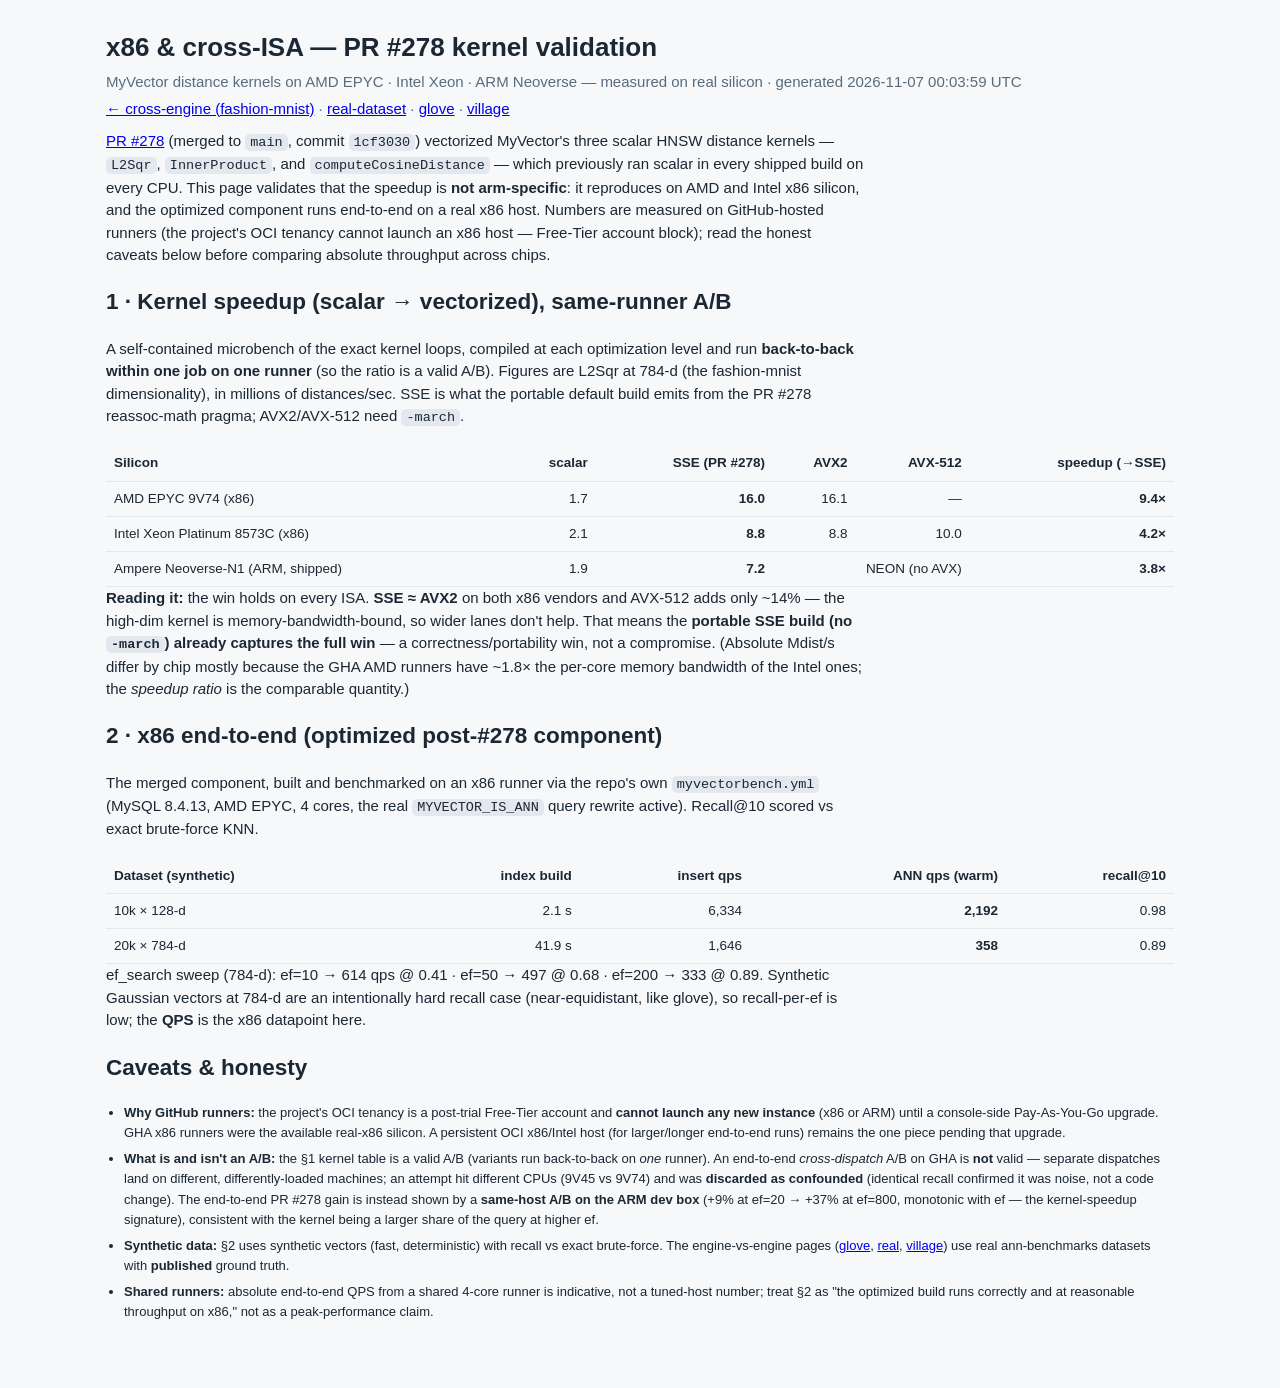
<file: results/bench-dashboard-x86/index.html>
<!doctype html>
<html lang="en">
<head>
<meta charset="utf-8">
<meta name="viewport" content="width=device-width, initial-scale=1">
<title>x86 / cross-ISA kernel validation</title>
<link rel="icon" type="image/png" href="[data-uri]">
<style>
:root{ --bg:#f6f8fa; --card:#fff; --fg:#1b2733; --muted:#5a6b7b; --line:#e3e8ee; }
@media (prefers-color-scheme: dark){ :root{ --bg:#0e1621; --card:#17212e; --fg:#e8eef4; --muted:#93a3b4; --line:#243243; } }
*{box-sizing:border-box}
body{margin:0;background:var(--bg);color:var(--fg);font:15px/1.5 -apple-system,BlinkMacSystemFont,"Segoe UI",Roboto,Helvetica,Arial,sans-serif}
.wrap{max-width:1100px;margin:0 auto;padding:28px 16px 64px}
h1{font-size:26px;margin:0 0 4px} .sub{color:var(--muted);margin:0 0 10px}
.desc{max-width:760px;margin:0 0 18px;color:var(--fg)}
code{background:var(--line);padding:1px 5px;border-radius:5px;font-size:.9em}
.mut{color:var(--muted);font-weight:400}
.legend{display:flex;gap:16px;flex-wrap:wrap;margin:10px 0 22px}
.lg{display:flex;align-items:center;gap:7px;font-weight:600}
.dot{width:12px;height:12px;border-radius:3px;display:inline-block}
.cards{display:grid;grid-template-columns:repeat(auto-fit,minmax(150px,1fr));gap:12px;margin-bottom:24px}
.card{background:var(--card);border:1px solid var(--line);border-radius:12px;padding:14px 16px}
.card h3{margin:0 0 8px;font-size:12px;letter-spacing:.04em;text-transform:uppercase}
.card .row{display:flex;justify-content:space-between;font-variant-numeric:tabular-nums;padding:2px 0}
.panel{background:var(--card);border:1px solid var(--line);border-radius:12px;padding:16px;margin-bottom:18px}
.panel h2{font-size:15px;margin:0 0 10px} .note{color:var(--muted);font-size:12.5px;margin:0 0 10px}
.grid{display:grid;grid-template-columns:repeat(auto-fit,minmax(320px,1fr));gap:18px}
canvas{max-height:260px}
table{width:100%;border-collapse:collapse;font-variant-numeric:tabular-nums;font-size:13.5px}
th,td{text-align:right;padding:7px 8px;border-bottom:1px solid var(--line)}
th:first-child,td:first-child{text-align:left}
footer{color:var(--muted);font-size:12.5px;margin-top:10px}
.caveats{margin:0;padding-left:18px}
.caveats li{margin:6px 0;color:var(--fg);font-size:13px;line-height:1.55}
</style>
</head>
<body>
<div class="wrap">
  <h1>x86 &amp; cross-ISA — PR&nbsp;#278 kernel validation</h1>
  <p class="sub">MyVector distance kernels on AMD&nbsp;EPYC · Intel&nbsp;Xeon · ARM&nbsp;Neoverse — measured on real silicon · generated 2026-11-07 00:03:59 UTC</p>
  <p class="sub" style="margin-top:-6px"><a href="/">← cross-engine (fashion-mnist)</a> · <a href="/real/">real-dataset</a> · <a href="/glove/">glove</a> · <a href="/village/">village</a></p>
  <p class="desc"><a href="https://github.com/askdba/myvector/pull/278">PR&nbsp;#278</a> (merged to <code>main</code>, commit <code>1cf3030</code>) vectorized MyVector's three scalar HNSW distance kernels — <code>L2Sqr</code>, <code>InnerProduct</code>, and <code>computeCosineDistance</code> — which previously ran scalar in every shipped build on every CPU. This page validates that the speedup is <b>not arm-specific</b>: it reproduces on AMD and Intel x86 silicon, and the optimized component runs end-to-end on a real x86 host. Numbers are measured on GitHub-hosted runners (the project's OCI tenancy cannot launch an x86 host — Free-Tier account block); read the honest caveats below before comparing absolute throughput across chips.</p>

  <h2>1 · Kernel speedup (scalar → vectorized), same-runner A/B</h2>
  <p class="desc" style="margin-top:0">A self-contained microbench of the exact kernel loops, compiled at each optimization level and run <b>back-to-back within one job on one runner</b> (so the ratio is a valid A/B). Figures are L2Sqr at 784-d (the fashion-mnist dimensionality), in millions of distances/sec. SSE is what the portable default build emits from the PR&nbsp;#278 reassoc-math pragma; AVX2/AVX-512 need <code>-march</code>.</p>
  <table>
    <thead><tr><th>Silicon</th><th>scalar</th><th>SSE (PR&nbsp;#278)</th><th>AVX2</th><th>AVX-512</th><th>speedup (→SSE)</th></tr></thead>
    <tbody>
      <tr><td>AMD EPYC 9V74 (x86)</td><td>1.7</td><td><b>16.0</b></td><td>16.1</td><td>—</td><td><b>9.4×</b></td></tr>
      <tr><td>Intel Xeon Platinum 8573C (x86)</td><td>2.1</td><td><b>8.8</b></td><td>8.8</td><td>10.0</td><td><b>4.2×</b></td></tr>
      <tr><td>Ampere Neoverse-N1 (ARM, shipped)</td><td>1.9</td><td><b>7.2</b></td><td colspan="2">NEON (no AVX)</td><td><b>3.8×</b></td></tr>
    </tbody>
  </table>
  <p class="desc" style="margin-top:0"><b>Reading it:</b> the win holds on every ISA. <b>SSE ≈ AVX2</b> on both x86 vendors and AVX-512 adds only ~14% — the high-dim kernel is memory-bandwidth-bound, so wider lanes don't help. That means the <b>portable SSE build (no <code>-march</code>) already captures the full win</b> — a correctness/portability win, not a compromise. (Absolute Mdist/s differ by chip mostly because the GHA AMD runners have ~1.8× the per-core memory bandwidth of the Intel ones; the <i>speedup ratio</i> is the comparable quantity.)</p>

  <h2>2 · x86 end-to-end (optimized post-#278 component)</h2>
  <p class="desc" style="margin-top:0">The merged component, built and benchmarked on an x86 runner via the repo's own <code>myvectorbench.yml</code> (MySQL&nbsp;8.4.13, AMD&nbsp;EPYC, 4&nbsp;cores, the real <code>MYVECTOR_IS_ANN</code> query rewrite active). Recall@10 scored vs exact brute-force KNN.</p>
  <table>
    <thead><tr><th>Dataset (synthetic)</th><th>index build</th><th>insert qps</th><th>ANN qps (warm)</th><th>recall@10</th></tr></thead>
    <tbody>
      <tr><td>10k × 128-d</td><td>2.1 s</td><td>6,334</td><td><b>2,192</b></td><td>0.98</td></tr>
      <tr><td>20k × 784-d</td><td>41.9 s</td><td>1,646</td><td><b>358</b></td><td>0.89</td></tr>
    </tbody>
  </table>
  <p class="desc" style="margin-top:0">ef_search sweep (784-d): ef=10 → 614&nbsp;qps&nbsp;@&nbsp;0.41 · ef=50 → 497&nbsp;@&nbsp;0.68 · ef=200 → 333&nbsp;@&nbsp;0.89. Synthetic Gaussian vectors at 784-d are an intentionally hard recall case (near-equidistant, like glove), so recall-per-ef is low; the <b>QPS</b> is the x86 datapoint here.</p>

  <h2>Caveats &amp; honesty</h2>
  <ul class="caveats">
    <li><b>Why GitHub runners:</b> the project's OCI tenancy is a post-trial Free-Tier account and <b>cannot launch any new instance</b> (x86 or ARM) until a console-side Pay-As-You-Go upgrade. GHA x86 runners were the available real-x86 silicon. A persistent OCI x86/Intel host (for larger/longer end-to-end runs) remains the one piece pending that upgrade.</li>
    <li><b>What is and isn't an A/B:</b> the §1 kernel table is a valid A/B (variants run back-to-back on <i>one</i> runner). An end-to-end <i>cross-dispatch</i> A/B on GHA is <b>not</b> valid — separate dispatches land on different, differently-loaded machines; an attempt hit different CPUs (9V45 vs 9V74) and was <b>discarded as confounded</b> (identical recall confirmed it was noise, not a code change). The end-to-end PR&nbsp;#278 gain is instead shown by a <b>same-host A/B on the ARM dev box</b> (+9% at ef=20 → +37% at ef=800, monotonic with ef — the kernel-speedup signature), consistent with the kernel being a larger share of the query at higher ef.</li>
    <li><b>Synthetic data:</b> §2 uses synthetic vectors (fast, deterministic) with recall vs exact brute-force. The engine-vs-engine pages (<a href="/glove/">glove</a>, <a href="/real/">real</a>, <a href="/village/">village</a>) use real ann-benchmarks datasets with <b>published</b> ground truth.</li>
    <li><b>Shared runners:</b> absolute end-to-end QPS from a shared 4-core runner is indicative, not a tuned-host number; treat §2 as "the optimized build runs correctly and at reasonable throughput on x86," not as a peak-performance claim.</li>
  </ul>
</div>
</body>
</html>
</file>
